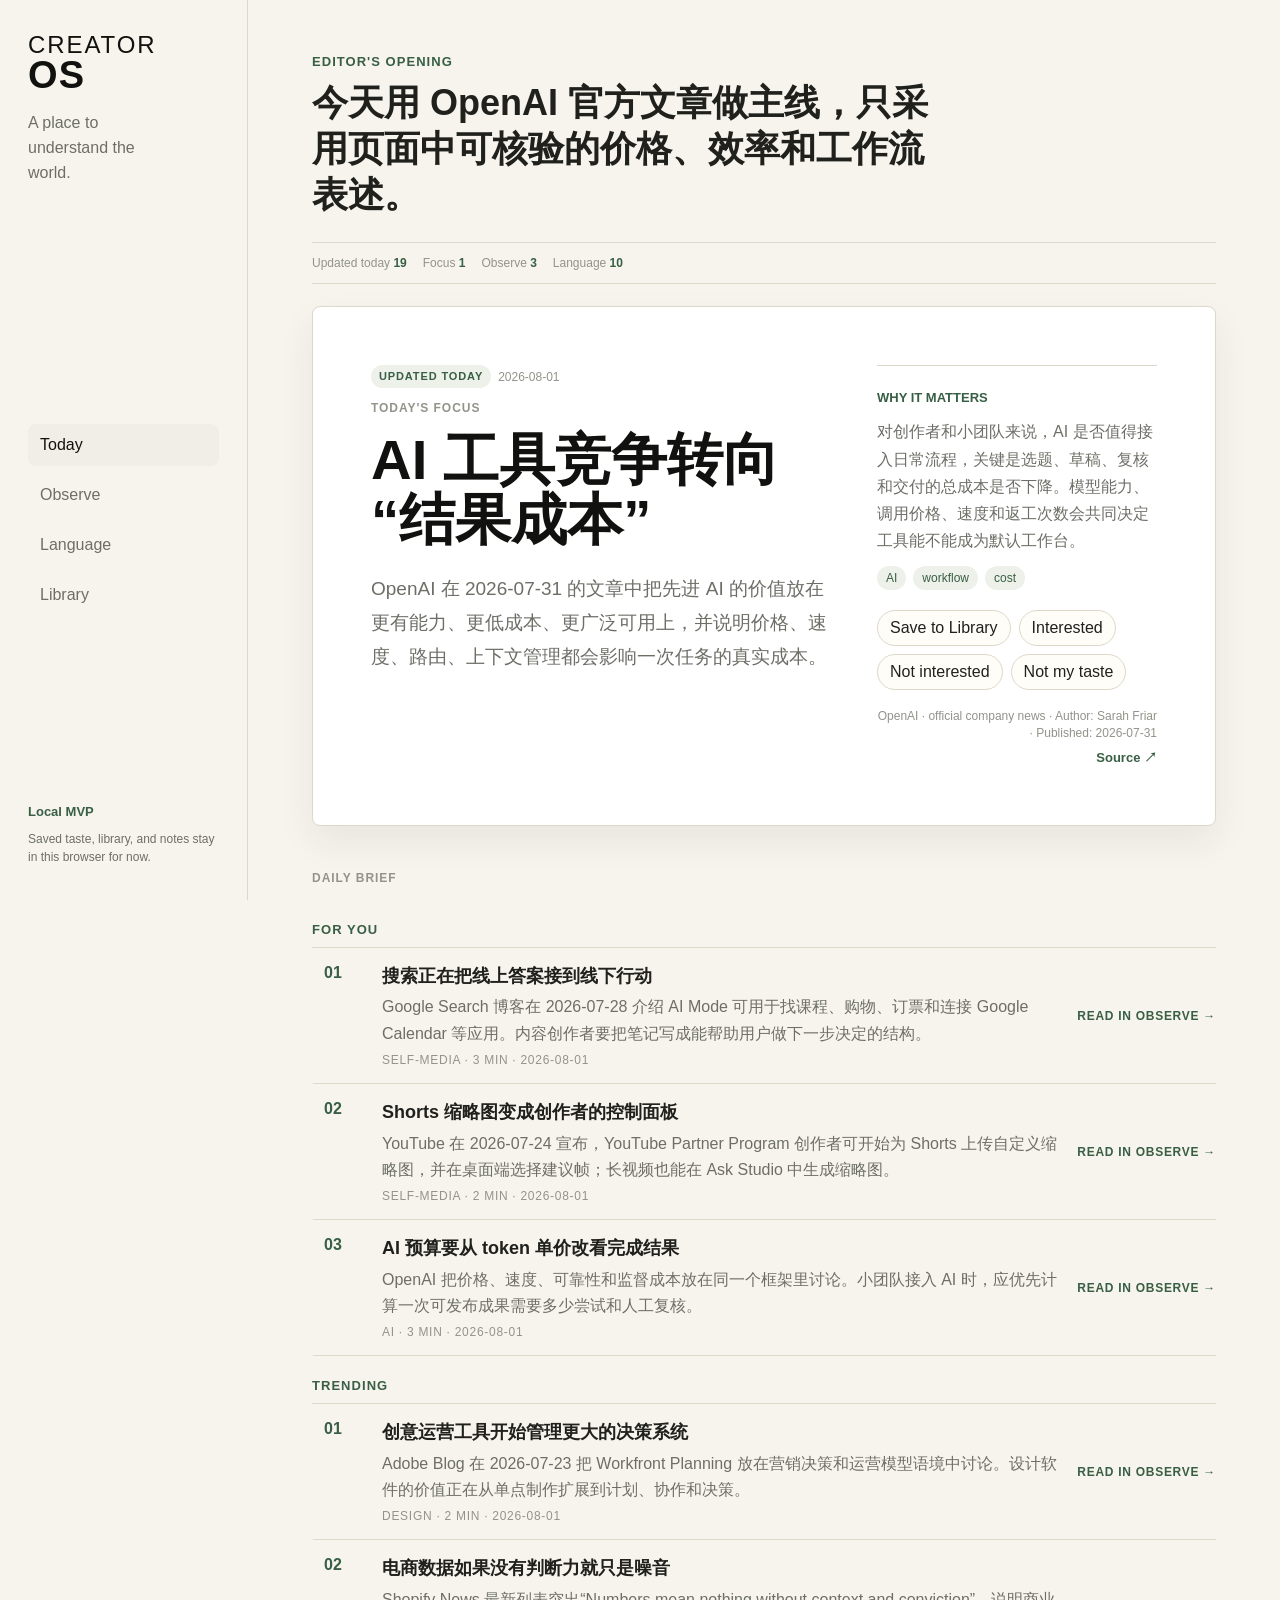
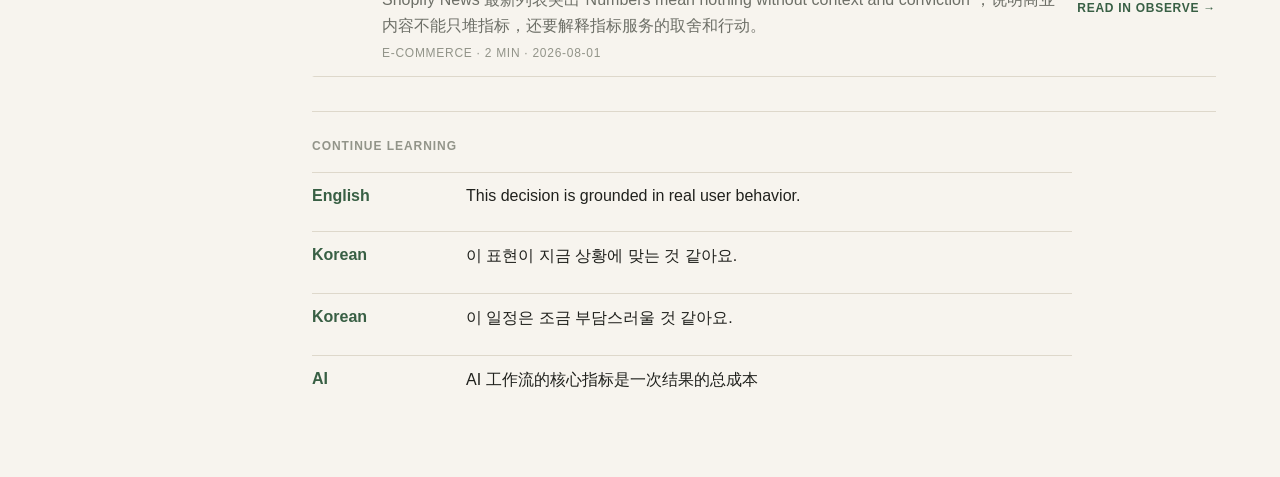
<file: index.html>
<!DOCTYPE html>
<html lang="zh-CN">
<head>
  <meta charset="UTF-8">
  <meta name="viewport" content="width=device-width, initial-scale=1.0">
  <title>Creator OS</title>
  <link rel="stylesheet" href="style.css">
  <link rel="stylesheet" href="creator-ostoday-review.css">
  <link rel="stylesheet" href="creator-osmvp.css">
  <link rel="stylesheet" href="creator-osmobile-fix.css">
  <link rel="stylesheet" href="creator-osupdate-meta.css">
</head>
<body>
  <div class="app-shell">
    <aside class="sidebar" aria-label="Primary navigation">
      <div>
        <a class="brand" href="#today" data-page="today" aria-label="Creator OS Today">
          <span>Creator</span>
          <strong>OS</strong>
        </a>
        <p class="brand-line">A place to understand the world.</p>
      </div>

      <nav class="nav-list">
        <a class="nav-item active" href="#today" data-page="today">Today</a>
        <a class="nav-item" href="#observe" data-page="observe">Observe</a>
        <a class="nav-item" href="#language" data-page="language">Language</a>
        <a class="nav-item" href="#library" data-page="library">Library</a>
      </nav>

      <div class="sidebar-note">
        <span>Local MVP</span>
        <small>Saved taste and library stay in this browser.</small>
      </div>
    </aside>

    <main class="main-content">
      <section class="page active" id="today" aria-labelledby="today-title"></section>
      <section class="page" id="observe" aria-labelledby="observe-title"></section>
      <section class="page" id="language" aria-labelledby="language-title"></section>
      <section class="page" id="library" aria-labelledby="library-title"></section>
    </main>
  </div>

  <nav class="mobile-nav" aria-label="Mobile navigation">
    <a class="mobile-nav-item active" href="#today" data-page="today">Today</a>
    <a class="mobile-nav-item" href="#observe" data-page="observe">Observe</a>
    <a class="mobile-nav-item" href="#language" data-page="language">Language</a>
    <a class="mobile-nav-item" href="#library" data-page="library">Library</a>
  </nav>

  <script src="script.js"></script>
  <script src="creator-ostoday-review.js"></script>
  <script src="creator-osmvp.js"></script>
  <script src="creator-osmvp-source-fix.js"></script>
  <script src="creator-oslanguage-fix.js"></script>
  <script src="creator-osstability-fix.js"></script>
  <script src="creator-osshell-localization-fix.js"></script>
  <script src="creator-oslanguage-system-fix.js"></script>
  <script src="creator-oslibrary-note-fix.js"></script>
  <script src="creator-ostoday-observe-expansion.js"></script>
  <script src="creator-osreading-correction.js"></script>
  <script src="storage/local-library.js"></script>
  <script src="content-loader.js"></script>
  <script src="creator-osinteraction-guard.js"></script>
</body>
</html>
</file>
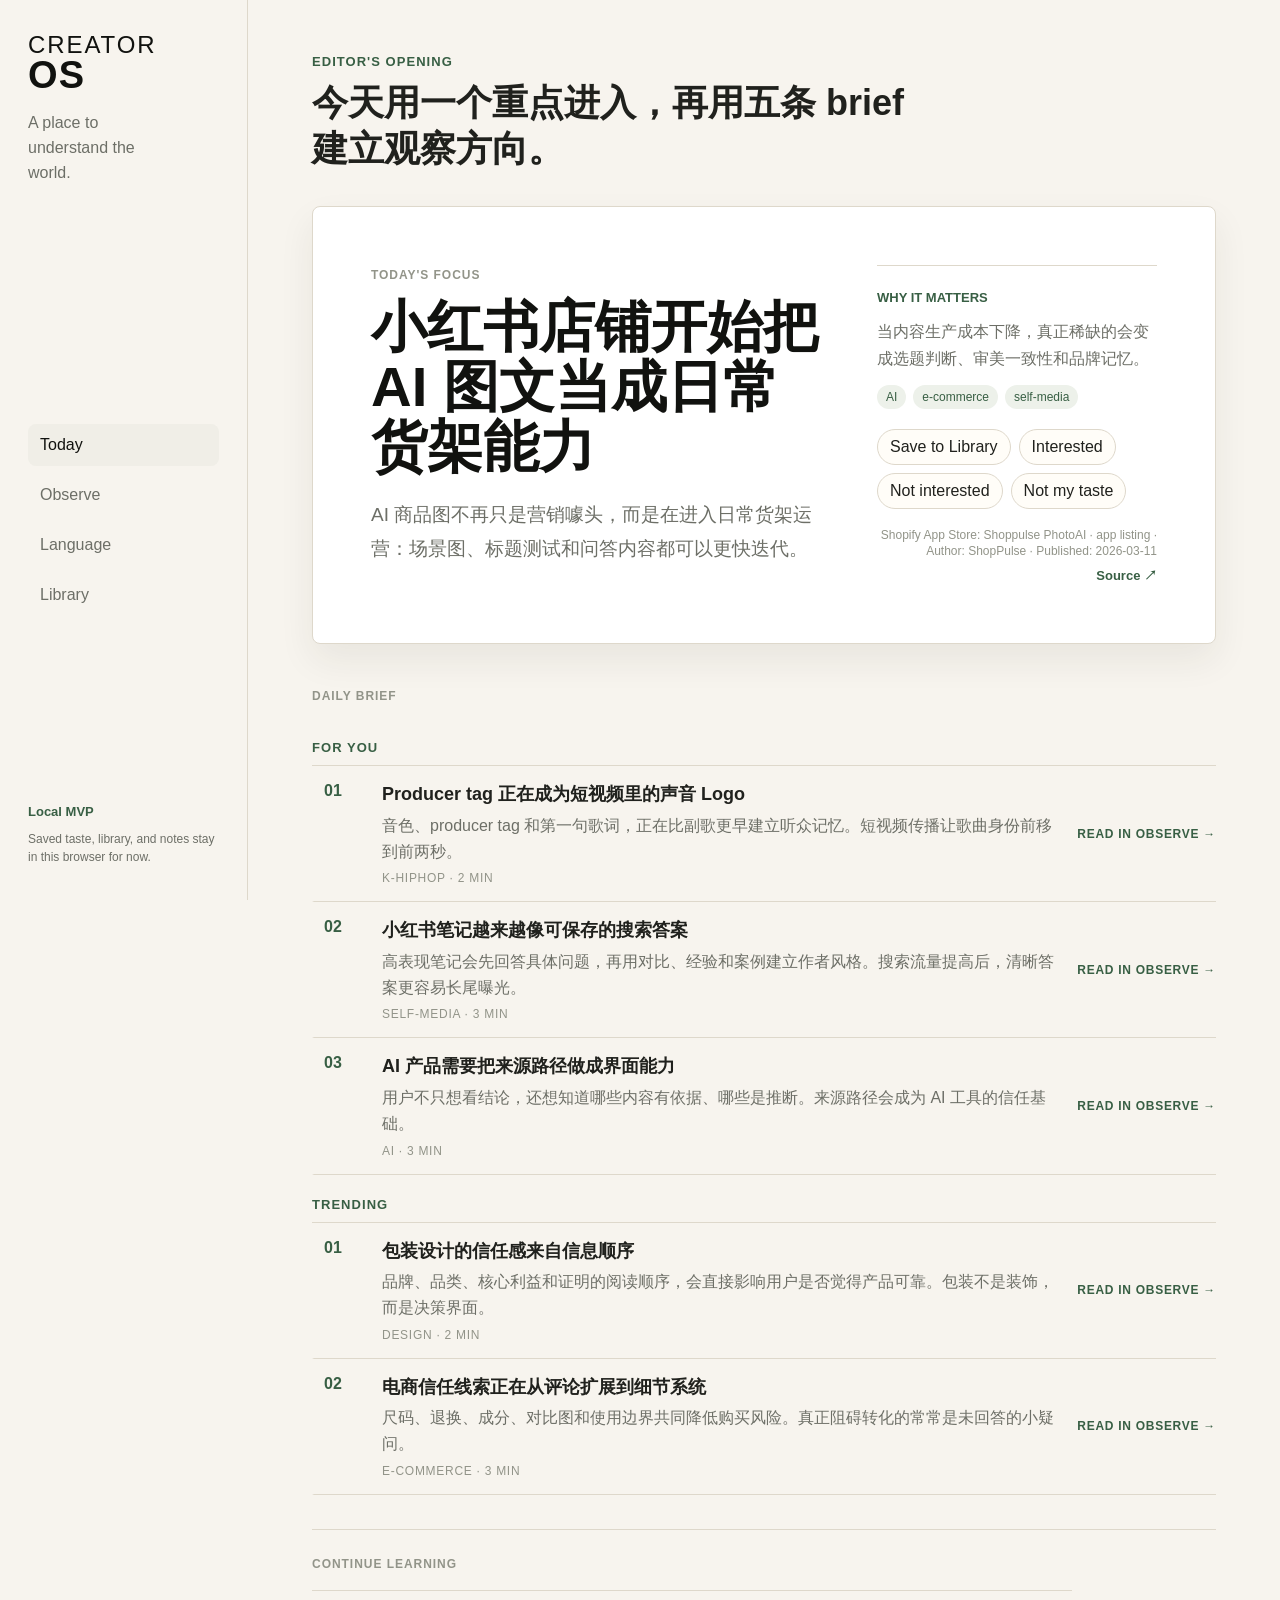
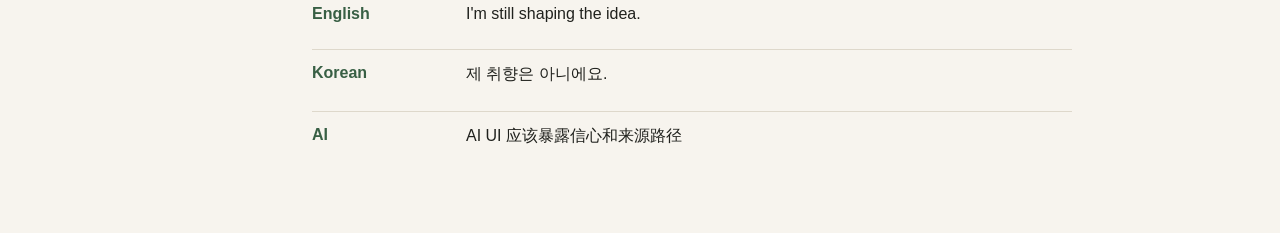
<file: creator-osindex.html>
<!DOCTYPE html>
<html lang="zh-CN">
<head>
  <meta charset="UTF-8">
  <meta name="viewport" content="width=device-width, initial-scale=1.0">
  <title>Creator OS</title>
  <link rel="stylesheet" href="creator-osstyle.css">
  <link rel="stylesheet" href="creator-ostoday-review.css">
  <link rel="stylesheet" href="creator-osmvp.css">
</head>
<body>
  <div class="app-shell">
    <aside class="sidebar" aria-label="Primary navigation">
      <div>
        <a class="brand" href="#today" data-page="today" aria-label="Creator OS Today">
          <span>Creator</span>
          <strong>OS</strong>
        </a>
        <p class="brand-line">A place to understand the world.</p>
      </div>

      <nav class="nav-list">
        <a class="nav-item active" href="#today" data-page="today">Today</a>
        <a class="nav-item" href="#observe" data-page="observe">Observe</a>
        <a class="nav-item" href="#language" data-page="language">Language</a>
        <a class="nav-item" href="#library" data-page="library">Library</a>
      </nav>

      <div class="sidebar-note">
        <span>Local MVP</span>
        <small>Saved taste and library stay in this browser.</small>
      </div>
    </aside>

    <main class="main-content">
      <section class="page active" id="today" aria-labelledby="today-title"></section>
      <section class="page" id="observe" aria-labelledby="observe-title"></section>
      <section class="page" id="language" aria-labelledby="language-title"></section>
      <section class="page" id="library" aria-labelledby="library-title"></section>
    </main>
  </div>

  <nav class="mobile-nav" aria-label="Mobile navigation">
    <a class="mobile-nav-item active" href="#today" data-page="today">Today</a>
    <a class="mobile-nav-item" href="#observe" data-page="observe">Observe</a>
    <a class="mobile-nav-item" href="#language" data-page="language">Language</a>
    <a class="mobile-nav-item" href="#library" data-page="library">Library</a>
  </nav>

  <script src="creator-osscript.js"></script>
  <script src="creator-ostoday-review.js"></script>
  <script src="creator-osmvp.js"></script>
  <script src="creator-osmvp-source-fix.js"></script>
  <script src="creator-oslanguage-fix.js"></script>
  <script src="creator-osstability-fix.js"></script>
  <script src="creator-osshell-localization-fix.js"></script>
  <script src="creator-oslanguage-system-fix.js"></script>
  <script src="creator-oslibrary-note-fix.js"></script>
  <script src="creator-ostoday-observe-expansion.js"></script>
  <script src="creator-osreading-correction.js"></script>
</body>
</html>
</file>
<file: style.css>
:root {
  --bg: #f7f4ee;
  --paper: #fffdf8;
  --surface: #ffffff;
  --surface-soft: #f0eee7;
  --text: #20211d;
  --muted: #6d6f67;
  --faint: #929489;
  --line: #ded8cb;
  --accent: #5f7d66;
  --accent-dark: #385f44;
  --warm: #b46a45;
  --ink: #11120f;
  --shadow: 0 16px 36px rgba(44, 39, 28, 0.07);
  --radius: 8px;
}

* { box-sizing: border-box; }

html { scroll-behavior: smooth; }

body {
  margin: 0;
  background: var(--bg);
  color: var(--text);
  font-family: Inter, "Noto Sans SC", "Noto Sans KR", "Helvetica Neue", Arial, sans-serif;
  letter-spacing: 0;
}

button, input, textarea { font: inherit; }
button { cursor: pointer; }

.app-shell { min-height: 100vh; }

.sidebar {
  position: fixed;
  inset: 0 auto 0 0;
  width: 248px;
  padding: 34px 28px;
  border-right: 1px solid var(--line);
  background: rgba(247, 244, 238, 0.92);
  display: flex;
  flex-direction: column;
  justify-content: space-between;
  z-index: 10;
}

.brand {
  color: var(--ink);
  text-decoration: none;
  text-transform: uppercase;
  line-height: 0.92;
  display: inline-grid;
  gap: 2px;
}

.brand span { font-size: 24px; letter-spacing: 0.08em; }
.brand strong { font-size: 38px; letter-spacing: 0.03em; }
.brand-line { color: var(--muted); line-height: 1.55; max-width: 150px; margin: 18px 0 0; }

.nav-list { display: grid; gap: 8px; margin-top: 52px; }
.nav-item, .mobile-nav-item {
  color: var(--muted);
  text-decoration: none;
  border-radius: var(--radius);
  transition: color .18s ease, background .18s ease;
}
.nav-item { padding: 12px 12px; }
.nav-item:hover, .nav-item.active, .mobile-nav-item.active { color: var(--ink); background: var(--surface-soft); }

.sidebar-note { color: var(--muted); display: grid; gap: 8px; font-size: 13px; line-height: 1.5; }
.sidebar-note span { color: var(--accent-dark); font-weight: 700; }
.sidebar-note small { font-size: 12px; }

.main-content {
  margin-left: 248px;
  min-height: 100vh;
  padding: 42px clamp(24px, 5vw, 76px) 72px;
}

.page { display: none; max-width: 1180px; margin: 0 auto; animation: appear .18s ease; }
.page.active { display: block; }

@keyframes appear { from { opacity: 0; transform: translateY(6px); } to { opacity: 1; transform: translateY(0); } }

.page-kicker { color: var(--accent-dark); font-size: 13px; font-weight: 700; letter-spacing: 0.08em; text-transform: uppercase; }
.page-title { margin: 10px 0 10px; font-size: clamp(34px, 5vw, 64px); line-height: 1.02; font-weight: 650; max-width: 820px; }
.page-subtitle { color: var(--muted); font-size: 18px; line-height: 1.65; max-width: 760px; margin: 0 0 30px; }

.today-top { display: grid; grid-template-columns: minmax(0, 1.18fr) minmax(300px, .82fr); gap: 18px; margin: 26px 0 18px; align-items: stretch; }
.section-grid { display: grid; grid-template-columns: repeat(2, minmax(0, 1fr)); gap: 18px; }
.content-grid { display: grid; grid-template-columns: repeat(3, minmax(0, 1fr)); gap: 16px; }
.library-grid { display: grid; grid-template-columns: minmax(0, 1fr) 320px; gap: 18px; align-items: start; }

.panel, .item-card, .lesson-card, .note-card, .library-card {
  background: var(--surface);
  border: 1px solid var(--line);
  border-radius: var(--radius);
  box-shadow: var(--shadow);
}

.panel { padding: clamp(20px, 3vw, 32px); }
.item-card, .lesson-card, .library-card { padding: 20px; }
.note-card { padding: 18px; background: #fbfaf5; box-shadow: none; }

.panel-label, .card-meta { color: var(--faint); font-size: 12px; letter-spacing: 0.08em; text-transform: uppercase; font-weight: 700; }
.panel h2, .item-card h3, .lesson-card h3, .library-card h3 { margin: 10px 0 10px; line-height: 1.22; }
.panel h2 { font-size: clamp(26px, 3vw, 40px); }
.item-card h3, .lesson-card h3, .library-card h3 { font-size: 20px; }
p { line-height: 1.65; }
.card-copy, .item-card p, .lesson-card p, .library-card p { color: var(--muted); margin: 0 0 14px; }

.focus-list { display: grid; gap: 12px; margin-top: 18px; }
.focus-row { display: grid; grid-template-columns: 98px 1fr; gap: 14px; padding: 14px 0; border-top: 1px solid var(--line); }
.focus-row strong { color: var(--accent-dark); }

.find-list { display: grid; gap: 13px; }
.find-mini { border-top: 1px solid var(--line); padding-top: 13px; }
.find-mini:first-child { border-top: 0; padding-top: 0; }
.find-mini h3 { margin: 0 0 5px; font-size: 18px; }
.find-mini p { margin: 0; color: var(--muted); }

.editor-note { display: flex; gap: 12px; align-items: flex-start; margin: 18px 0; }
.editor-mark { width: 10px; min-width: 10px; height: 10px; border-radius: 50%; background: var(--accent); margin-top: 8px; }

.toolbar { display: flex; flex-wrap: wrap; gap: 8px; margin: 18px 0 22px; }
.chip, .action-button, .save-button, .remove-button, .text-button {
  border: 1px solid var(--line);
  background: var(--paper);
  color: var(--text);
  border-radius: 999px;
  padding: 8px 12px;
  min-height: 36px;
}
.chip.active, .action-button.active { background: var(--accent); border-color: var(--accent); color: white; }
.save-button.saved { background: var(--ink); color: white; border-color: var(--ink); }
.remove-button { color: #8d3f2c; }
.text-button { background: transparent; }

.actions { display: flex; flex-wrap: wrap; gap: 8px; margin-top: 14px; }
.tag-row { display: flex; flex-wrap: wrap; gap: 7px; margin: 12px 0; }
.tag { color: var(--accent-dark); background: #edf1ea; border-radius: 999px; padding: 5px 9px; font-size: 12px; }

.observe-card { display: grid; gap: 11px; }
.what-why { display: grid; gap: 8px; padding: 12px; background: #faf8f1; border-radius: var(--radius); color: var(--muted); }
.what-why strong { color: var(--text); }

.lesson-hero { display: grid; grid-template-columns: 1fr 1fr; gap: 18px; margin-bottom: 18px; }
.phrase { font-size: clamp(30px, 4vw, 48px); line-height: 1.08; margin: 12px 0; }
.translation { color: var(--muted); font-size: 18px; }
.word-list { display: grid; gap: 10px; margin-top: 14px; }
.word-row { display: grid; grid-template-columns: 120px 1fr; gap: 12px; border-top: 1px solid var(--line); padding-top: 10px; }
.word-row strong { color: var(--accent-dark); }

.note-input { width: 100%; min-height: 104px; resize: vertical; border: 1px solid var(--line); border-radius: var(--radius); padding: 12px; background: var(--paper); color: var(--text); }
.empty-state { padding: 28px; text-align: center; color: var(--muted); border: 1px dashed var(--line); border-radius: var(--radius); background: rgba(255,255,255,.45); }
.saved-count { color: var(--accent-dark); font-size: 42px; line-height: 1; margin: 8px 0; }

.mobile-nav { display: none; }

@media (max-width: 980px) {
  .sidebar { display: none; }
  .main-content { margin-left: 0; padding: 28px 18px 92px; }
  .today-top, .section-grid, .content-grid, .library-grid, .lesson-hero, .fresh-grid, .today-focus { grid-template-columns: 1fr; }
  .mobile-nav {
    position: fixed;
    left: 10px;
    right: 10px;
    bottom: 10px;
    display: grid;
    grid-template-columns: repeat(4, 1fr);
    gap: 4px;
    background: rgba(255, 253, 248, 0.94);
    border: 1px solid var(--line);
    border-radius: 12px;
    padding: 6px;
    z-index: 20;
    box-shadow: var(--shadow);
  }
  .mobile-nav-item { text-align: center; padding: 10px 4px; font-size: 13px; }
}

@media (max-width: 560px) {
  .main-content { padding-inline: 14px; }
  .page-title { font-size: 38px; }
  .page-subtitle { font-size: 16px; }
  .panel, .item-card, .lesson-card, .library-card { padding: 16px; }
  .focus-row, .word-row { grid-template-columns: 1fr; gap: 4px; }
  .actions .action-button, .actions .save-button { flex: 1 1 132px; }
}

/* Today Experience v1 */
#today {
  max-width: 1080px;
}

.today-editor-opening {
  margin: 10px 0 34px;
}

.today-editor-opening p {
  max-width: 620px;
  margin: 10px 0 0;
  color: var(--text);
  font-size: clamp(24px, 3vw, 36px);
  line-height: 1.28;
  font-weight: 600;
}

.today-focus {
  display: grid;
  grid-template-columns: minmax(0, 1.28fr) minmax(280px, .72fr);
  gap: clamp(24px, 4vw, 44px);
  margin: 0 0 42px;
  padding: clamp(30px, 5vw, 58px);
  background: var(--surface);
  border: 1px solid var(--line);
  border-radius: var(--radius);
  box-shadow: var(--shadow);
}

.today-focus h1 {
  max-width: 720px;
  margin: 14px 0 22px;
  color: var(--ink);
  font-size: clamp(38px, 5vw, 66px);
  line-height: 1.06;
  font-weight: 650;
}

.today-focus-copy p {
  max-width: 660px;
  margin: 0;
  color: var(--muted);
  font-size: 19px;
  line-height: 1.8;
}

.today-focus-aside {
  align-self: end;
  padding-top: 22px;
  border-top: 1px solid var(--line);
}

.today-focus-aside > span {
  color: var(--accent-dark);
  font-size: 13px;
  font-weight: 700;
  text-transform: uppercase;
}

.today-focus-aside p {
  margin: 12px 0 0;
  color: var(--muted);
  line-height: 1.7;
}

.today-section,
.today-continue {
  margin-top: 34px;
}

.today-section-heading {
  margin-bottom: 14px;
}

.fresh-grid {
  display: grid;
  grid-template-columns: repeat(2, minmax(0, 1fr));
  gap: 18px;
}

.fresh-card {
  min-height: 240px;
  padding: 24px;
  background: #fbfaf5;
  border: 1px solid var(--line);
  border-radius: var(--radius);
}

.fresh-card h3 {
  margin: 12px 0 12px;
  color: var(--ink);
  font-size: 23px;
  line-height: 1.28;
}

.fresh-card p {
  margin: 0;
  color: var(--muted);
  line-height: 1.75;
}

.source-link {
  display: inline-flex;
  margin-top: 16px;
  color: var(--accent-dark);
  font-size: 13px;
  font-weight: 700;
  text-decoration: none;
}

.source-link:hover {
  text-decoration: underline;
}

.today-continue {
  padding: 24px 0 0;
  border-top: 1px solid var(--line);
}

.today-continue .focus-list {
  max-width: 760px;
}

.today-continue .focus-row {
  grid-template-columns: 140px 1fr;
}

.today-focus .actions,
.fresh-card .actions {
  margin-top: 20px;
}

@media (max-width: 980px) {
  .today-editor-opening { margin-top: 0; }
  .today-focus { padding: 24px; }
  .today-focus-aside { align-self: auto; }
}

@media (max-width: 560px) {
  .today-editor-opening p { font-size: 28px; }
  .today-focus h1 { font-size: 38px; }
  .today-focus-copy p { font-size: 17px; }
  .today-continue .focus-row { grid-template-columns: 1fr; }
}
</file>
<file: creator-ostoday-review.css>
/* Today review-fix pass */
.today-focus h1 {
  font-size: clamp(34px, 4.4vw, 58px);
}

.tag {
  border: 0;
  cursor: pointer;
  transition: color .18s ease, background .18s ease;
}

.tag:hover,
.tag:focus-visible {
  color: var(--ink);
  background: #dfe8dc;
  outline: 2px solid rgba(95, 125, 102, 0.35);
  outline-offset: 2px;
}

.source-meta {
  display: flex;
  flex-wrap: wrap;
  justify-content: flex-end;
  align-items: center;
  gap: 7px 10px;
  margin-top: 18px;
  color: var(--faint);
  font-size: 12px;
  line-height: 1.4;
  text-align: right;
}

.source-link {
  margin-top: 0;
}

.fresh-card {
  display: flex;
  flex-direction: column;
  gap: 16px;
}

.fresh-card-body {
  flex: 1;
}

.fresh-card-footer {
  display: grid;
  gap: 10px;
  margin-top: auto;
}

.content-image {
  margin: 0;
  border-radius: var(--radius);
  overflow: hidden;
  background: var(--surface);
  border: 1px solid var(--line);
}

.content-image img {
  display: block;
  width: 100%;
  aspect-ratio: 16 / 10;
  object-fit: cover;
}

.content-image figcaption {
  padding: 9px 10px;
  color: var(--faint);
  font-size: 11px;
  line-height: 1.45;
}

.content-image a {
  color: var(--accent-dark);
  font-weight: 700;
  text-decoration: none;
}

.content-image a:hover {
  text-decoration: underline;
}

@media (max-width: 560px) {
  .source-meta { justify-content: flex-start; text-align: left; }
  .fresh-card { min-height: auto; }
}
</file>
<file: creator-osmvp.css>
.lesson-grid {
  display: grid;
  grid-template-columns: repeat(2, minmax(0, 1fr));
  gap: 18px;
  align-items: start;
}

.lesson-card,
.language-card {
  align-self: start;
  height: auto;
  min-height: 0;
}

.lesson-card .what-why,
.library-card .what-why {
  margin: 14px 0;
}

.lesson-card .source-meta,
.observe-card .source-meta,
.library-card .source-meta {
  justify-content: flex-start;
  text-align: left;
}

.library-card .content-image,
.lesson-card .content-image {
  margin-bottom: 12px;
}

.library-filters {
  align-items: center;
  flex-wrap: wrap;
}

.library-filters select,
.library-filters input {
  min-height: 38px;
  border: 1px solid var(--border);
  border-radius: 999px;
  padding: 0 14px;
  background: var(--paper);
  color: var(--ink);
  font: inherit;
}

.library-filters input {
  min-width: 180px;
}

.content-card .section-heading,
.lesson-card .section-heading,
.library-card .section-heading {
  margin-bottom: 8px;
}

.language-card {
  display: grid;
  gap: 12px;
}

.language-card h3 {
  margin-bottom: 0;
  color: var(--accent-dark);
  font-size: 14px;
  letter-spacing: 0.08em;
  text-transform: uppercase;
}

.lesson-translation {
  display: grid;
  gap: 5px;
  padding: 12px 0 0;
  border-top: 1px solid var(--line);
}

.lesson-translation strong,
.lesson-main-point span,
.lesson-block h4 {
  color: var(--accent-dark);
  font-size: 13px;
  font-weight: 700;
}

.lesson-translation p,
.lesson-short,
.lesson-block p,
.example-row p {
  margin: 0;
}

.lesson-main-point {
  display: grid;
  gap: 6px;
  padding: 12px;
  background: #faf8f1;
  border-radius: var(--radius);
}

.lesson-main-point p,
.lesson-block p,
.lesson-row span,
.example-row p,
.example-row small {
  color: var(--muted);
  line-height: 1.65;
}

.lesson-chip-row,
.tag-row,
.actions {
  align-items: flex-start;
}

.lesson-chip-row {
  display: flex;
  flex-wrap: wrap;
  gap: 7px;
}

.info-chip,
.topic-chip,
.tag,
.chip,
.action-button,
.save-button,
.remove-button,
.text-button {
  width: fit-content;
  max-width: 100%;
  height: auto;
  align-self: flex-start;
  white-space: normal;
}

.info-chip,
.topic-chip {
  display: inline-flex;
  align-items: center;
  min-height: 28px;
  border-radius: 999px;
  padding: 5px 9px;
  font-size: 12px;
  line-height: 1.35;
  background: #edf1ea;
  color: var(--accent-dark);
}

.info-chip:focus-visible,
.topic-chip:focus-visible,
.lesson-toggle:focus-visible {
  outline: 2px solid rgba(95, 125, 102, 0.35);
  outline-offset: 2px;
}

.lesson-expanded {
  display: grid;
  gap: 14px;
  padding-top: 14px;
  border-top: 1px solid var(--line);
  animation: appear .18s ease;
  overflow-wrap: anywhere;
}

.lesson-block {
  display: grid;
  gap: 8px;
}

.lesson-block h4 {
  margin: 0;
}

.lesson-row,
.example-row {
  display: grid;
  gap: 4px;
  padding: 10px 0;
  border-top: 1px solid var(--line);
}

.lesson-row:first-of-type,
.example-row:first-of-type {
  border-top: 0;
  padding-top: 0;
}

.lesson-row strong,
.example-original {
  color: var(--ink);
}

.lesson-ai-note {
  padding: 12px;
  background: #faf8f1;
  border-radius: var(--radius);
}

.daily-brief {
  margin-top: 34px;
  display: grid;
  gap: 22px;
}

.brief-group h2 {
  margin: 0 0 10px;
  color: var(--accent-dark);
  font-size: 13px;
  letter-spacing: .08em;
  text-transform: uppercase;
}

.brief-list {
  display: grid;
  border-top: 1px solid var(--line);
}

.brief-item {
  display: grid;
  grid-template-columns: 44px minmax(0, 1fr) auto;
  gap: 14px;
  width: 100%;
  padding: 16px 0 16px 10px;
  border: 0;
  border-left: 2px solid transparent;
  border-bottom: 1px solid var(--line);
  background: transparent;
  color: var(--text);
  text-align: left;
  transition: background .16s ease, border-color .16s ease;
}

.brief-item:hover {
  background: rgba(255, 255, 255, .32);
  border-left-color: rgba(95, 125, 102, .7);
}

.brief-item:focus-visible {
  outline: 2px solid rgba(95, 125, 102, .45);
  outline-offset: 3px;
}

.brief-item:hover .brief-copy strong {
  transform: translateX(4px);
}

.brief-item:hover .brief-link {
  color: var(--ink);
  transform: translateX(3px);
}

.brief-index {
  color: var(--accent-dark);
  font-weight: 700;
}

.brief-copy {
  display: grid;
  gap: 6px;
}

.brief-copy strong {
  font-size: 18px;
  line-height: 1.35;
  transition: transform .16s ease;
}

.brief-copy em {
  color: var(--muted);
  font-style: normal;
  line-height: 1.65;
}

.brief-copy small,
.brief-link {
  color: var(--faint);
  font-size: 12px;
  text-transform: uppercase;
  letter-spacing: .06em;
}

.brief-link {
  align-self: center;
  color: var(--accent-dark);
  font-weight: 700;
  white-space: nowrap;
  transition: color .16s ease, transform .16s ease;
}

.observe-masonry {
  column-count: 3;
  column-gap: 16px;
}

.observe-masonry .observe-card {
  display: inline-grid;
  width: 100%;
  margin: 0 0 16px;
  break-inside: avoid;
  page-break-inside: avoid;
  position: relative;
}

.observe-extra {
  display: grid;
  gap: 6px;
  padding-top: 12px;
  border-top: 1px solid var(--line);
}

.observe-extra h4,
.observe-reading strong {
  margin: 0;
  color: #6f8073;
  font-size: 12px;
  font-weight: 600;
  line-height: 1.35;
}

.observe-extra p,
.observe-reading p {
  margin: 4px 0 0;
  color: var(--text);
  font-size: 15px;
  line-height: 1.72;
}

.observe-reading {
  gap: 14px;
}

.observe-reading section {
  display: grid;
}

.from-today-label {
  display: none;
  width: fit-content;
  margin-bottom: 8px;
  color: var(--accent-dark);
  font-size: 11px;
  font-weight: 700;
  letter-spacing: .08em;
}

.from-today-active .from-today-label {
  display: inline-flex;
}

.observe-highlight {
  background: #f4f7f0;
  outline: 1px solid rgba(95, 125, 102, .38);
  outline-offset: 2px;
  transition: background .18s ease, outline-color .18s ease;
}

.target-expression {
  color: var(--ink);
  font-size: clamp(28px, 3vw, 34px);
  line-height: 1.18;
  font-weight: 650;
}

.language-card[data-language-kind="Korean"] .target-expression {
  font-size: clamp(32px, 3.4vw, 40px);
  line-height: 1.2;
}

.learning-control {
  margin-top: 8px;
  padding-top: 14px;
  border-top: 1px solid var(--line);
}

.learning-control .lesson-toggle {
  border: 0;
  background: transparent;
  color: var(--accent-dark);
  padding: 0;
  font-weight: 700;
  text-align: left;
}

.learning-control .lesson-toggle:hover,
.learning-control .lesson-toggle:focus-visible {
  color: var(--ink);
  text-decoration: underline;
}

.content-image.visual-2 img {
  aspect-ratio: 4 / 3;
}

.content-image.visual-1 img {
  aspect-ratio: 16 / 10;
}

@media (max-width: 1100px) {
  .observe-masonry { column-count: 2; }
}

@media (max-width: 980px) {
  .lesson-grid {
    grid-template-columns: 1fr;
  }

  .library-filters {
    align-items: stretch;
  }

  .library-filters select,
  .library-filters input {
    width: 100%;
  }
}

@media (max-width: 700px) {
  .observe-masonry { column-count: 1; }
  .brief-item { grid-template-columns: 36px minmax(0, 1fr); }
  .brief-link { grid-column: 2; justify-self: start; }
}

@media (max-width: 560px) {
  .language-card .actions {
    display: grid;
    grid-template-columns: 1fr;
  }

  .language-card .actions > * {
    width: 100%;
  }

  .target-expression,
  .language-card[data-language-kind="Korean"] .target-expression {
    font-size: 30px;
  }
}
</file>
<file: creator-osmobile-fix.css>
/* Mobile reading-experience fixes. Desktop styles remain unchanged. */
@media (max-width: 980px) {
  *,
  *::before,
  *::after {
    box-sizing: border-box;
  }

  html,
  body {
    max-width: 100%;
    overflow-x: hidden;
  }

  .main-content {
    width: 100%;
    max-width: 100%;
    padding: 28px 18px calc(128px + env(safe-area-inset-bottom, 0px));
  }

  .page {
    min-width: 0;
  }

  .page-kicker,
  .panel-label,
  .card-meta {
    line-height: 1.35;
  }

  .page-title {
    max-width: 100%;
    overflow-wrap: normal;
    word-break: normal;
    hyphens: none;
    font-size: clamp(36px, 7vw, 52px);
    line-height: 1.16;
    margin: 10px 0 14px;
  }

  .page-subtitle {
    max-width: 100%;
    font-size: 17px;
    line-height: 1.72;
    margin-bottom: 24px;
  }

  .today-focus {
    grid-template-columns: 1fr;
    align-items: start;
    gap: 20px;
    padding: 24px;
  }

  .today-focus .content-image {
    order: 3;
    width: 100%;
  }

  .today-focus-copy {
    order: 1;
    min-width: 0;
  }

  .today-focus-aside {
    order: 2;
    width: 100%;
    min-width: 0;
    align-self: start;
    padding-top: 18px;
  }

  .today-focus h1 {
    max-width: 100%;
    overflow-wrap: break-word;
    word-break: normal;
    font-size: clamp(34px, 6.4vw, 46px);
    line-height: 1.18;
    margin: 12px 0 16px;
  }

  .today-focus-copy p,
  .today-focus-aside p {
    max-width: 100%;
    font-size: 17px;
    line-height: 1.76;
  }

  .today-focus .tag-row,
  .today-focus .actions,
  .observe-card .tag-row,
  .observe-card .actions,
  .language-card .actions,
  .library-card .tag-row,
  .library-card .actions {
    min-width: 0;
    align-items: flex-start;
  }

  .tag,
  .chip,
  .info-chip,
  .topic-chip,
  .save-button,
  .action-button,
  .remove-button,
  .text-button {
    max-width: 100%;
    height: auto;
    min-height: 34px;
    align-self: flex-start;
    white-space: normal;
    overflow-wrap: anywhere;
    line-height: 1.35;
  }

  .brief-item {
    min-width: 0;
    align-items: start;
  }

  .brief-copy,
  .brief-copy strong,
  .brief-copy em,
  .brief-link {
    min-width: 0;
    overflow-wrap: break-word;
  }

  .observe-masonry {
    column-count: 2;
  }

  .observe-masonry .observe-card,
  .lesson-card,
  .language-card,
  .library-card,
  .panel,
  .item-card {
    max-width: 100%;
    min-width: 0;
  }

  .content-image,
  .content-image img {
    width: 100%;
    max-width: 100%;
  }

  .content-image img {
    height: auto;
  }

  .lesson-grid,
  .lesson-hero,
  .library-grid,
  .content-grid,
  .section-grid {
    grid-template-columns: 1fr;
    align-items: start;
  }

  .lesson-card,
  .language-card {
    align-self: start;
  }

  .library-filters {
    max-width: 100%;
  }

  .note-input,
  textarea,
  input,
  select {
    max-width: 100%;
  }

  .mobile-nav {
    bottom: max(10px, env(safe-area-inset-bottom, 0px));
  }
}

@media (max-width: 700px) {
  .observe-masonry {
    column-count: 1;
  }

  .page-title {
    font-size: clamp(34px, 9vw, 42px);
    line-height: 1.18;
  }

  .daily-brief {
    gap: 20px;
  }

  .brief-item {
    grid-template-columns: 34px minmax(0, 1fr);
    gap: 12px;
    padding: 15px 0 15px 8px;
  }

  .brief-link {
    grid-column: 2;
    justify-self: start;
  }
}

@media (max-width: 560px) {
  .main-content {
    padding: 24px 14px calc(140px + env(safe-area-inset-bottom, 0px));
  }

  .page-title {
    font-size: clamp(32px, 9.4vw, 38px);
    line-height: 1.2;
    letter-spacing: 0;
  }

  .page-subtitle {
    font-size: 16px;
    line-height: 1.75;
    margin-bottom: 22px;
  }

  .today-editor-opening {
    margin-bottom: 24px;
  }

  .today-editor-opening p {
    font-size: clamp(22px, 6.4vw, 28px);
    line-height: 1.35;
  }

  .today-focus {
    gap: 18px;
    padding: 20px;
  }

  .today-focus h1 {
    font-size: clamp(30px, 8.4vw, 36px);
    line-height: 1.22;
  }

  .today-focus-copy p,
  .today-focus-aside p {
    font-size: 16px;
    line-height: 1.78;
  }

  .panel,
  .item-card,
  .lesson-card,
  .library-card {
    padding: 16px;
  }

  .language-card .actions,
  .library-card .actions,
  .today-focus .actions {
    display: grid;
    grid-template-columns: 1fr;
    width: 100%;
  }

  .language-card .actions > *,
  .library-card .actions > *,
  .today-focus .actions > * {
    width: 100%;
  }

  .target-expression,
  .language-card[data-language-kind="Korean"] .target-expression {
    font-size: clamp(28px, 8vw, 32px);
    line-height: 1.26;
  }

  .mobile-nav {
    left: 8px;
    right: 8px;
    grid-template-columns: repeat(4, minmax(0, 1fr));
  }

  .mobile-nav-item {
    min-width: 0;
    padding: 10px 3px;
    font-size: 12px;
    line-height: 1.25;
  }
}
</file>
<file: creator-osupdate-meta.css>
.update-meta,
.library-date-meta,
.daily-update-summary {
  color: var(--faint);
  font-size: 12px;
  line-height: 1.35;
}

.update-meta,
.library-date-meta {
  display: flex;
  flex-wrap: wrap;
  align-items: center;
  gap: 7px;
  margin-bottom: 8px;
}

.update-meta-focus {
  margin-bottom: 10px;
}

.update-pill {
  display: inline-flex;
  width: fit-content;
  align-items: center;
  border-radius: 999px;
  padding: 4px 8px;
  background: #edf1ea;
  color: var(--accent-dark);
  font-size: 11px;
  font-weight: 700;
  letter-spacing: .08em;
  text-transform: uppercase;
}

.update-meta-quiet .update-pill {
  background: transparent;
  border: 1px solid var(--line);
  color: #6f8073;
}

.daily-update-summary {
  display: flex;
  flex-wrap: wrap;
  gap: 10px 16px;
  margin: -10px 0 22px;
  padding: 12px 0;
  border-top: 1px solid var(--line);
  border-bottom: 1px solid var(--line);
}

.daily-update-summary strong {
  color: var(--accent-dark);
  font-weight: 700;
}

.library-date-meta {
  margin-bottom: 10px;
}

@media (max-width: 560px) {
  .daily-update-summary {
    gap: 8px 12px;
    margin-bottom: 18px;
  }
}
</file>
<file: creator-osstyle.css>
:root {
  --bg: #f7f4ee;
  --paper: #fffdf8;
  --surface: #ffffff;
  --surface-soft: #f0eee7;
  --text: #20211d;
  --muted: #6d6f67;
  --faint: #929489;
  --line: #ded8cb;
  --accent: #5f7d66;
  --accent-dark: #385f44;
  --warm: #b46a45;
  --ink: #11120f;
  --shadow: 0 16px 36px rgba(44, 39, 28, 0.07);
  --radius: 8px;
}

* { box-sizing: border-box; }

html { scroll-behavior: smooth; }

body {
  margin: 0;
  background: var(--bg);
  color: var(--text);
  font-family: Inter, "Noto Sans SC", "Noto Sans KR", "Helvetica Neue", Arial, sans-serif;
  letter-spacing: 0;
}

button, input, textarea { font: inherit; }
button { cursor: pointer; }

.app-shell { min-height: 100vh; }

.sidebar {
  position: fixed;
  inset: 0 auto 0 0;
  width: 248px;
  padding: 34px 28px;
  border-right: 1px solid var(--line);
  background: rgba(247, 244, 238, 0.92);
  display: flex;
  flex-direction: column;
  justify-content: space-between;
  z-index: 10;
}

.brand {
  color: var(--ink);
  text-decoration: none;
  text-transform: uppercase;
  line-height: 0.92;
  display: inline-grid;
  gap: 2px;
}

.brand span { font-size: 24px; letter-spacing: 0.08em; }
.brand strong { font-size: 38px; letter-spacing: 0.03em; }
.brand-line { color: var(--muted); line-height: 1.55; max-width: 150px; margin: 18px 0 0; }

.nav-list { display: grid; gap: 8px; margin-top: 52px; }
.nav-item, .mobile-nav-item {
  color: var(--muted);
  text-decoration: none;
  border-radius: var(--radius);
  transition: color .18s ease, background .18s ease;
}
.nav-item { padding: 12px 12px; }
.nav-item:hover, .nav-item.active, .mobile-nav-item.active { color: var(--ink); background: var(--surface-soft); }

.sidebar-note { color: var(--muted); display: grid; gap: 8px; font-size: 13px; line-height: 1.5; }
.sidebar-note span { color: var(--accent-dark); font-weight: 700; }
.sidebar-note small { font-size: 12px; }

.main-content {
  margin-left: 248px;
  min-height: 100vh;
  padding: 42px clamp(24px, 5vw, 76px) 72px;
}

.page { display: none; max-width: 1180px; margin: 0 auto; animation: appear .18s ease; }
.page.active { display: block; }

@keyframes appear { from { opacity: 0; transform: translateY(6px); } to { opacity: 1; transform: translateY(0); } }

.page-kicker { color: var(--accent-dark); font-size: 13px; font-weight: 700; letter-spacing: 0.08em; text-transform: uppercase; }
.page-title { margin: 10px 0 10px; font-size: clamp(34px, 5vw, 64px); line-height: 1.02; font-weight: 650; max-width: 820px; }
.page-subtitle { color: var(--muted); font-size: 18px; line-height: 1.65; max-width: 760px; margin: 0 0 30px; }

.today-top { display: grid; grid-template-columns: minmax(0, 1.18fr) minmax(300px, .82fr); gap: 18px; margin: 26px 0 18px; align-items: stretch; }
.section-grid { display: grid; grid-template-columns: repeat(2, minmax(0, 1fr)); gap: 18px; }
.content-grid { display: grid; grid-template-columns: repeat(3, minmax(0, 1fr)); gap: 16px; }
.library-grid { display: grid; grid-template-columns: minmax(0, 1fr) 320px; gap: 18px; align-items: start; }

.panel, .item-card, .lesson-card, .note-card, .library-card {
  background: var(--surface);
  border: 1px solid var(--line);
  border-radius: var(--radius);
  box-shadow: var(--shadow);
}

.panel { padding: clamp(20px, 3vw, 32px); }
.item-card, .lesson-card, .library-card { padding: 20px; }
.note-card { padding: 18px; background: #fbfaf5; box-shadow: none; }

.panel-label, .card-meta { color: var(--faint); font-size: 12px; letter-spacing: 0.08em; text-transform: uppercase; font-weight: 700; }
.panel h2, .item-card h3, .lesson-card h3, .library-card h3 { margin: 10px 0 10px; line-height: 1.22; }
.panel h2 { font-size: clamp(26px, 3vw, 40px); }
.item-card h3, .lesson-card h3, .library-card h3 { font-size: 20px; }
p { line-height: 1.65; }
.card-copy, .item-card p, .lesson-card p, .library-card p { color: var(--muted); margin: 0 0 14px; }

.focus-list { display: grid; gap: 12px; margin-top: 18px; }
.focus-row { display: grid; grid-template-columns: 98px 1fr; gap: 14px; padding: 14px 0; border-top: 1px solid var(--line); }
.focus-row strong { color: var(--accent-dark); }

.find-list { display: grid; gap: 13px; }
.find-mini { border-top: 1px solid var(--line); padding-top: 13px; }
.find-mini:first-child { border-top: 0; padding-top: 0; }
.find-mini h3 { margin: 0 0 5px; font-size: 18px; }
.find-mini p { margin: 0; color: var(--muted); }

.editor-note { display: flex; gap: 12px; align-items: flex-start; margin: 18px 0; }
.editor-mark { width: 10px; min-width: 10px; height: 10px; border-radius: 50%; background: var(--accent); margin-top: 8px; }

.toolbar { display: flex; flex-wrap: wrap; gap: 8px; margin: 18px 0 22px; }
.chip, .action-button, .save-button, .remove-button, .text-button {
  border: 1px solid var(--line);
  background: var(--paper);
  color: var(--text);
  border-radius: 999px;
  padding: 8px 12px;
  min-height: 36px;
}
.chip.active, .action-button.active { background: var(--accent); border-color: var(--accent); color: white; }
.save-button.saved { background: var(--ink); color: white; border-color: var(--ink); }
.remove-button { color: #8d3f2c; }
.text-button { background: transparent; }

.actions { display: flex; flex-wrap: wrap; gap: 8px; margin-top: 14px; }
.tag-row { display: flex; flex-wrap: wrap; gap: 7px; margin: 12px 0; }
.tag { color: var(--accent-dark); background: #edf1ea; border-radius: 999px; padding: 5px 9px; font-size: 12px; }

.observe-card { display: grid; gap: 11px; }
.what-why { display: grid; gap: 8px; padding: 12px; background: #faf8f1; border-radius: var(--radius); color: var(--muted); }
.what-why strong { color: var(--text); }

.lesson-hero { display: grid; grid-template-columns: 1fr 1fr; gap: 18px; margin-bottom: 18px; }
.phrase { font-size: clamp(30px, 4vw, 48px); line-height: 1.08; margin: 12px 0; }
.translation { color: var(--muted); font-size: 18px; }
.word-list { display: grid; gap: 10px; margin-top: 14px; }
.word-row { display: grid; grid-template-columns: 120px 1fr; gap: 12px; border-top: 1px solid var(--line); padding-top: 10px; }
.word-row strong { color: var(--accent-dark); }

.note-input { width: 100%; min-height: 104px; resize: vertical; border: 1px solid var(--line); border-radius: var(--radius); padding: 12px; background: var(--paper); color: var(--text); }
.empty-state { padding: 28px; text-align: center; color: var(--muted); border: 1px dashed var(--line); border-radius: var(--radius); background: rgba(255,255,255,.45); }
.saved-count { color: var(--accent-dark); font-size: 42px; line-height: 1; margin: 8px 0; }

.mobile-nav { display: none; }

@media (max-width: 980px) {
  .sidebar { display: none; }
  .main-content { margin-left: 0; padding: 28px 18px 92px; }
  .today-top, .section-grid, .content-grid, .library-grid, .lesson-hero, .fresh-grid, .today-focus { grid-template-columns: 1fr; }
  .mobile-nav {
    position: fixed;
    left: 10px;
    right: 10px;
    bottom: 10px;
    display: grid;
    grid-template-columns: repeat(4, 1fr);
    gap: 4px;
    background: rgba(255, 253, 248, 0.94);
    border: 1px solid var(--line);
    border-radius: 12px;
    padding: 6px;
    z-index: 20;
    box-shadow: var(--shadow);
  }
  .mobile-nav-item { text-align: center; padding: 10px 4px; font-size: 13px; }
}

@media (max-width: 560px) {
  .main-content { padding-inline: 14px; }
  .page-title { font-size: 38px; }
  .page-subtitle { font-size: 16px; }
  .panel, .item-card, .lesson-card, .library-card { padding: 16px; }
  .focus-row, .word-row { grid-template-columns: 1fr; gap: 4px; }
  .actions .action-button, .actions .save-button { flex: 1 1 132px; }
}

/* Today Experience v1 */
#today {
  max-width: 1080px;
}

.today-editor-opening {
  margin: 10px 0 34px;
}

.today-editor-opening p {
  max-width: 620px;
  margin: 10px 0 0;
  color: var(--text);
  font-size: clamp(24px, 3vw, 36px);
  line-height: 1.28;
  font-weight: 600;
}

.today-focus {
  display: grid;
  grid-template-columns: minmax(0, 1.28fr) minmax(280px, .72fr);
  gap: clamp(24px, 4vw, 44px);
  margin: 0 0 42px;
  padding: clamp(30px, 5vw, 58px);
  background: var(--surface);
  border: 1px solid var(--line);
  border-radius: var(--radius);
  box-shadow: var(--shadow);
}

.today-focus h1 {
  max-width: 720px;
  margin: 14px 0 22px;
  color: var(--ink);
  font-size: clamp(38px, 5vw, 66px);
  line-height: 1.06;
  font-weight: 650;
}

.today-focus-copy p {
  max-width: 660px;
  margin: 0;
  color: var(--muted);
  font-size: 19px;
  line-height: 1.8;
}

.today-focus-aside {
  align-self: end;
  padding-top: 22px;
  border-top: 1px solid var(--line);
}

.today-focus-aside > span {
  color: var(--accent-dark);
  font-size: 13px;
  font-weight: 700;
  text-transform: uppercase;
}

.today-focus-aside p {
  margin: 12px 0 0;
  color: var(--muted);
  line-height: 1.7;
}

.today-section,
.today-continue {
  margin-top: 34px;
}

.today-section-heading {
  margin-bottom: 14px;
}

.fresh-grid {
  display: grid;
  grid-template-columns: repeat(2, minmax(0, 1fr));
  gap: 18px;
}

.fresh-card {
  min-height: 240px;
  padding: 24px;
  background: #fbfaf5;
  border: 1px solid var(--line);
  border-radius: var(--radius);
}

.fresh-card h3 {
  margin: 12px 0 12px;
  color: var(--ink);
  font-size: 23px;
  line-height: 1.28;
}

.fresh-card p {
  margin: 0;
  color: var(--muted);
  line-height: 1.75;
}

.source-link {
  display: inline-flex;
  margin-top: 16px;
  color: var(--accent-dark);
  font-size: 13px;
  font-weight: 700;
  text-decoration: none;
}

.source-link:hover {
  text-decoration: underline;
}

.today-continue {
  padding: 24px 0 0;
  border-top: 1px solid var(--line);
}

.today-continue .focus-list {
  max-width: 760px;
}

.today-continue .focus-row {
  grid-template-columns: 140px 1fr;
}

.today-focus .actions,
.fresh-card .actions {
  margin-top: 20px;
}

@media (max-width: 980px) {
  .today-editor-opening { margin-top: 0; }
  .today-focus { padding: 24px; }
  .today-focus-aside { align-self: auto; }
}

@media (max-width: 560px) {
  .today-editor-opening p { font-size: 28px; }
  .today-focus h1 { font-size: 38px; }
  .today-focus-copy p { font-size: 17px; }
  .today-continue .focus-row { grid-template-columns: 1fr; }
}
</file>
